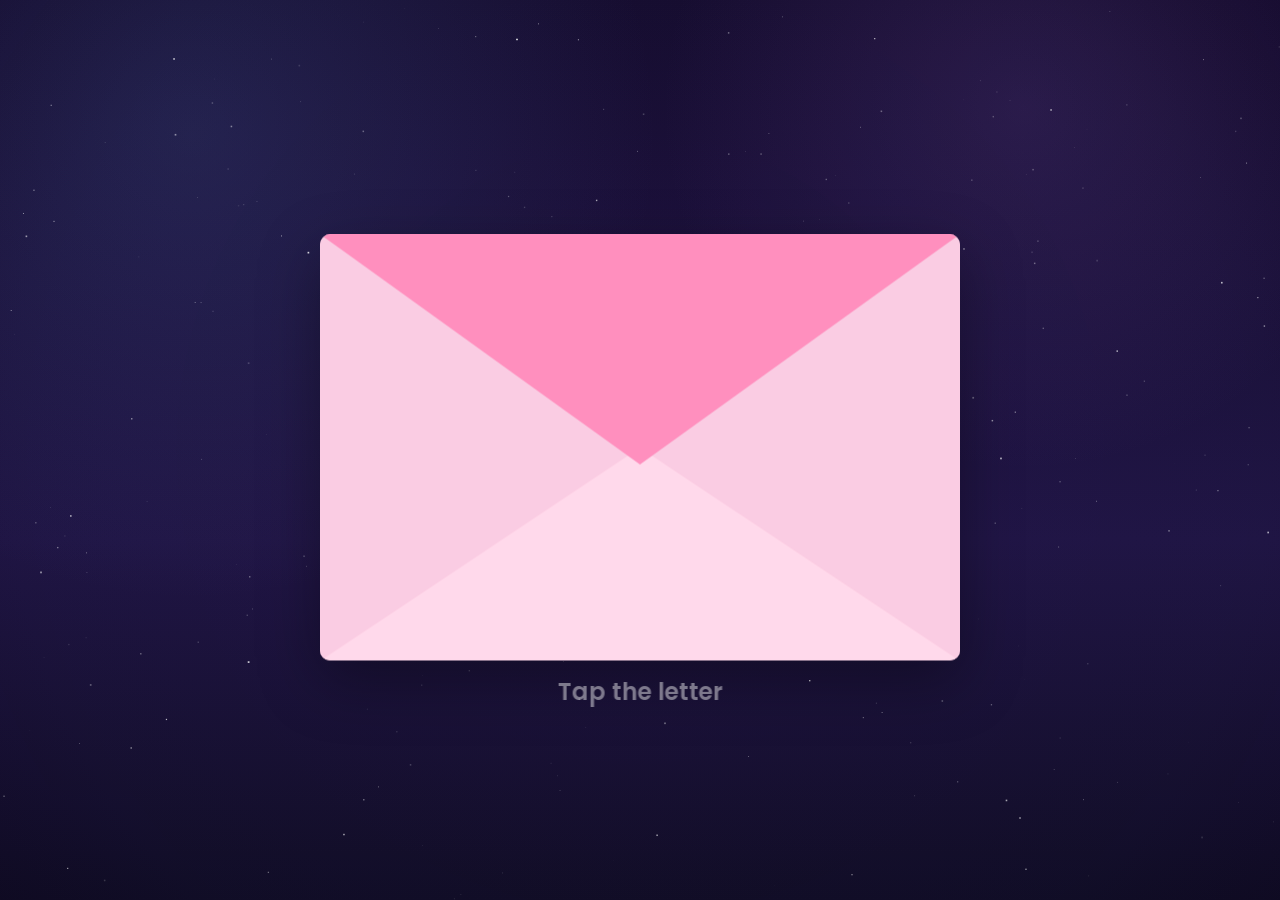
<file: index.html>
<!doctype html>
<html lang="en">
<head>
  <meta charset="UTF-8" />
  <meta name="viewport" content="width=device-width, initial-scale=1.0" />
  <title>To Kinh Đô</title>
  <link rel="preconnect" href="https://fonts.googleapis.com" />
  <link rel="preconnect" href="https://fonts.gstatic.com" crossorigin />
  <link href="https://fonts.googleapis.com/css2?family=Playfair+Display:wght@600;700&family=Poppins:wght@400;600;700&display=swap" rel="stylesheet" />
  <link rel="stylesheet" href="/css/styles.css" />
</head>
<body>
  <!-- Animated galaxy/star background canvas -->
  <canvas id="galaxy"></canvas>

  <!-- Landing stage container -->
  <main class="stage">
    <!-- Clickable envelope component wrapper -->
    <div class="envelope-wrap" id="envelopeWrap" role="button" tabindex="0" aria-label="Open love letter">
      <!-- Envelope body (4 triangle pieces) -->
      <div class="envelope">
        <!-- Envelope triangle: top/left panel -->
        <div class="tri-a"></div>
        <!-- Envelope triangle: top/right panel -->
        <div class="tri-b"></div>
        <!-- Envelope triangle: bottom/left panel -->
        <div class="tri-c"></div>
        <!-- Envelope triangle: bottom/right panel -->
        <div class="tri-d"></div>
      </div>

      <!-- Letter content card -->
      <div class="letter" id="letter">
        <div>
          <!-- Letter heading -->
          <h2>To My Babi</h2>
          <!-- Letter subtitle -->
          <p>Bong Bong</p>
        </div>
      </div>

      <!-- Envelope opening flap -->
      <div class="flap" id="flap"></div>

      <!-- User interaction hint -->
      <div class="tap-hint" id="tapHint">Tap the letter</div>
    </div>
  </main>

  <!-- GSAP animation library -->
  <script src="https://cdn.jsdelivr.net/npm/gsap@3.12.5/dist/gsap.min.js"></script>
  <!-- Landing page behavior -->
  <script src="/js/landing.js"></script>
</body>
</html>
</file>
<file: css/styles.css>
:root {
  --sky-a: #140a2b;
  --sky-b: #1e1240;
  --sky-c: #0f0a21;
  --pink-1: #ffbfd6;
  --pink-2: #ff8fbe;
  --pink-3: #ffd6e8;
}
* { box-sizing: border-box; }
html, body { width: 100%; height: 100%; }
body {
  margin: 0;
  font-family: 'Poppins', system-ui, -apple-system, Segoe UI, Roboto, sans-serif;
  color: #fff;
  overflow: hidden;
  background: radial-gradient(circle at 15% 15%, rgba(82,108,182,.2), transparent 35%),
              radial-gradient(circle at 80% 12%, rgba(129,80,173,.18), transparent 28%),
              linear-gradient(180deg, var(--sky-a) 0%, var(--sky-b) 60%, var(--sky-c) 100%);
}

/* Galaxy stars (randomized by JS) */
#galaxy {
  position: fixed;
  inset: 0;
  z-index: 0;
  pointer-events: none;
}

.stage {
  position: relative;
  z-index: 3;
  min-height: 100vh;
  display: grid;
  place-items: center;
  padding: 20px;
}

/* Envelope scene */
.envelope-wrap {
  position: relative;
  width: min(640px, 86vw);
  aspect-ratio: 1.5 / 1;
  cursor: pointer;
  user-select: none;
  perspective: 1200px;
}
.envelope {
  position: absolute;
  inset: 0;
  border-radius: 10px;
  background: var(--pink-1);
  overflow: hidden;
  box-shadow: 0 20px 60px rgba(0,0,0,.35);
}
.tri-a, .tri-b, .tri-c, .tri-d {
  position: absolute;
  inset: 0;
  opacity: .78;
}
.tri-a { clip-path: polygon(0 0, 50% 50%, 0 100%); background: #f9d0e7; }
.tri-b { clip-path: polygon(100% 0, 50% 50%, 100% 100%); background: #f9d0e7; }
.tri-c { clip-path: polygon(0 100%, 50% 50%, 100% 100%); background: #ffdcee; opacity: .9; }
.tri-d { clip-path: polygon(0 0, 50% 50%, 100% 0); background: #efb4d4; opacity: .55; }

.flap {
  position: absolute;
  inset: 0 0 auto 0;
  height: 54%;
  clip-path: polygon(0 0, 50% 100%, 100% 0);
  background: var(--pink-2);
  transform-origin: top center;
  z-index: 8;
  border-top-left-radius: 10px;
  border-top-right-radius: 10px;
}

.letter {
  position: absolute;
  left: 16%;
  right: 16%;
  top: 15%;
  height: 68%;
  border-radius: 8px;
  background: #fff;
  color: #1f2937;
  box-shadow: 0 10px 26px rgba(0,0,0,.22), inset 0 0 0 1px #f0d6e4;
  display: grid;
  place-items: center;
  text-align: center;
  padding: 10px;
  z-index: 5;
}
.letter h2 {
  margin: 0;
  color: #b4235f;
  font-size: clamp(34px, 5.8vw, 56px);
  font-family: 'Playfair Display', Georgia, serif;
}
.letter p {
  margin: 4px 0 0;
  font-size: clamp(16px, 2.1vw, 22px);
  color: #6b7280;
}
.seal {
  position: absolute;
  top: 20%;
  left: 50%;
  width: 22px;
  height: 22px;
  transform: translate(-50%, -50%) rotate(-45deg);
  background: #e11d48;
  z-index: 10;
  border-radius: 4px;
  box-shadow: 0 4px 10px rgba(225,29,72,.35);
}
.seal::before,
.seal::after {
  content: "";
  position: absolute;
  width: 22px;
  height: 22px;
  background: #e11d48;
  border-radius: 50%;
}
.seal::before { top: -11px; left: 0; }
.seal::after { left: 11px; top: 0; }
.tap-hint {
  position: absolute;
  left: 50%;
  bottom: -46px;
  transform: translateX(-50%);
  font-weight: 600;
  font-size: 24px;
  opacity: .9;
}

/* Love page */
.love-page {
  position: relative;
  min-height: 100vh;
  z-index: 2;
  overflow: hidden;
  padding: 14px;
}
.love-copy {
  position: absolute;
  top: 6vh;
  left: 50%;
  transform: translateX(-50%);
  width: min(980px, 92vw);
  text-align: center;
  color: #f9fafb;
  text-shadow: 0 4px 20px rgba(0,0,0,.45);
  z-index: 20;
}
.love-copy h1 {
  margin: 0;
  font-family: 'Playfair Display', Georgia, serif;
  font-size: clamp(2.1rem, 5vw, 3.3rem);
  color: #ffd8ea;
}
.love-copy h2 {
  margin: 6px 0 14px;
  font-style: italic;
  font-weight: 500;
  font-size: clamp(1.05rem, 2.2vw, 1.45rem);
}
.love-copy p {
  margin: 0;
  line-height: 1.9;
  font-size: clamp(1rem, 1.9vw, 1.24rem);
}
.love-sign {
  margin-top: 10px !important;
  font-weight: 700;
  color: #fecaca;
}

.scene-bottom {
  position: absolute;
  inset: auto 0 0 0;
  height: 66vh;
  z-index: 8;
  pointer-events: none;
}

.flower-root {
  position: absolute;
  left: 50%;
  bottom: 0;
  width: min(430px, 40vw);
  height: min(620px, 62vh);
  transform: translateX(-50%);
  transform-origin: bottom center;
}

.grass {
  position: absolute;
  left: 0;
  bottom: 0;
  width: 100%;
  height: 30vh;
  overflow: hidden;
  display: flex;
  align-items: flex-end;
  justify-content: center;
  gap: 0;
}
.blade {
  width: 40px;
  margin: 0 -2px;
  border-top-left-radius: 999px;
  border-top-right-radius: 999px;
  transform-origin: bottom center;
  background: linear-gradient(to top, #14532d, #16a34a);
  opacity: .82;
  --rot: 0deg;
  transform: rotate(var(--rot));
}
.tiny-flower {
  position: absolute;
  bottom: 1.8rem;
  width: 16px;
  height: 16px;
  z-index: 1;
}
.tiny-petal {
  position: absolute;
  width: 8px;
  height: 8px;
  border-radius: 999px;
  opacity: .92;
  box-shadow: 0 0 2px rgba(255,255,255,.3);
}
.tiny-center {
  position: absolute;
  inset: 0;
  margin: auto;
  width: 6px;
  height: 6px;
  border-radius: 999px;
  background: #fde68a;
  box-shadow: 0 0 4px rgba(253,230,138,.4);
}

.butterfly {
  position: absolute;
  width: 36px;
  height: 26px;
  left: 50%;
  bottom: 30vh;
  z-index: 16;
}
.butterfly .wing {
  position: absolute;
  width: 18px;
  height: 22px;
  background: linear-gradient(160deg, #f9a8d4, #ec4899);
  border-radius: 70% 30% 70% 30%;
  top: 2px;
}
.butterfly .left { left: 0; transform-origin: right center; }
.butterfly .right { right: 0; transform-origin: left center; border-radius: 30% 70% 30% 70%; }
.butterfly .body {
  position: absolute;
  left: 50%;
  top: 0;
  width: 4px;
  height: 24px;
  background: #374151;
  transform: translateX(-50%);
  border-radius: 999px;
}

.music-btn {
  position: fixed;
  right: 14px;
  bottom: 14px;
  z-index: 99;
  border: 0;
  border-radius: 999px;
  padding: 10px 14px;
  font-weight: 700;
  background: linear-gradient(90deg, #fb7185, #f472b6);
  color: #fff;
  box-shadow: 0 10px 20px rgba(251,113,133,.35);
  cursor: pointer;
}

@keyframes sway {
  from { transform: rotate(calc(var(--rot) - 5deg)); }
  to { transform: rotate(calc(var(--rot) + 5deg)); }
}
@keyframes float {
  0%, 100% { transform: translateY(0) scale(var(--scale, 1)); }
  50% { transform: translateY(-3px) scale(var(--scale, 1)); }
}

@media (max-width: 780px) {
  .tap-hint { font-size: 17px; }
  .flower-root { width: min(420px, 65vw); }
  .love-copy { top: 4vh; }
}
</file>
